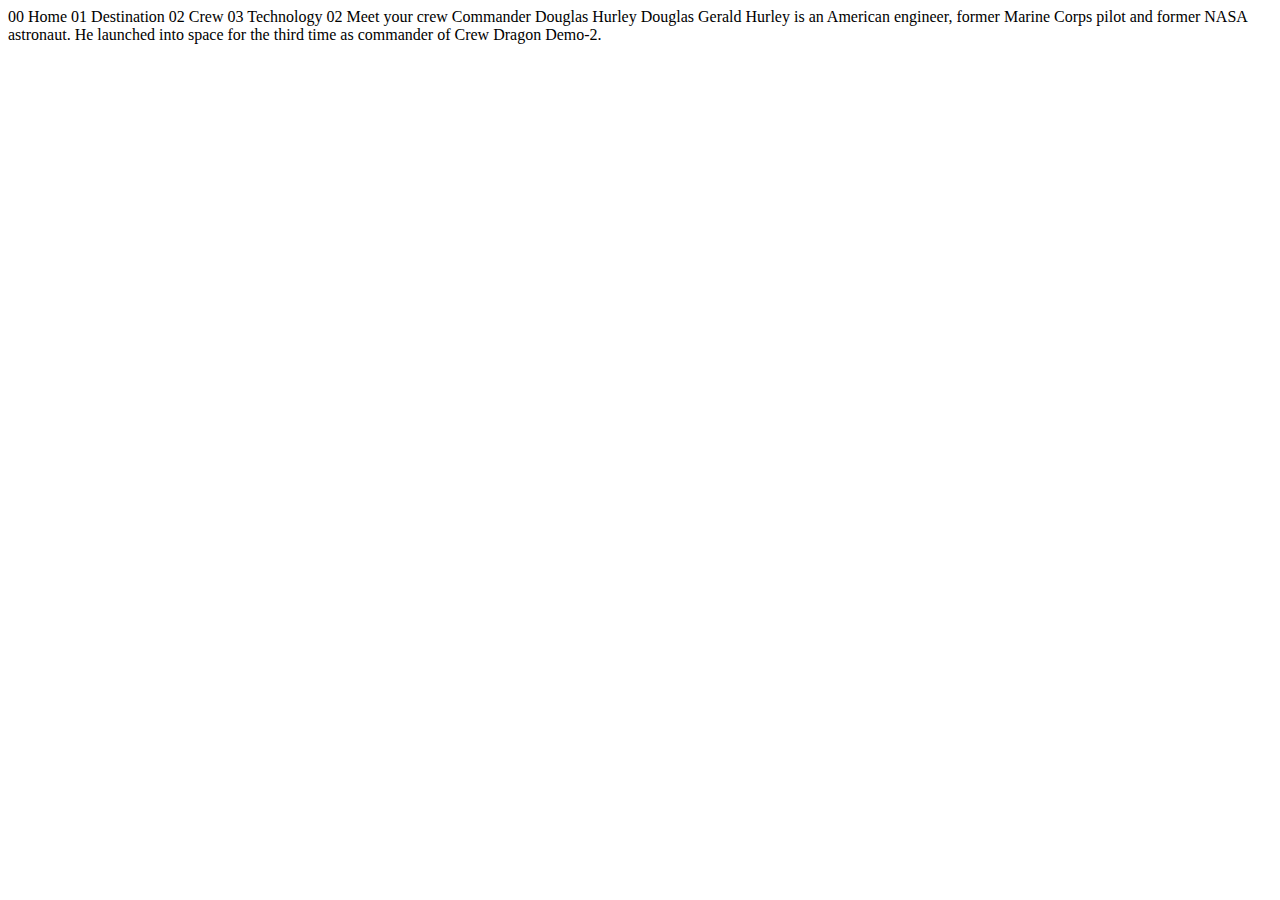
<file: starter-code/crew-commander.html>
<!DOCTYPE html>
<html lang="en">
<head>
  <meta charset="UTF-8">
  <meta name="viewport" content="width=device-width, initial-scale=1.0">

  <link rel="icon" type="image/png" sizes="32x32" href="./assets/favicon-32x32.png">
  
  <title>Frontend Mentor | Space tourism website</title>
</head>
<body>

  00 Home
  01 Destination
  02 Crew
  03 Technology

  02 Meet your crew

  Commander
  Douglas Hurley

  Douglas Gerald Hurley is an American engineer, former Marine Corps pilot 
  and former NASA astronaut. He launched into space for the third time as 
  commander of Crew Dragon Demo-2.
</body>
</html>
</file>
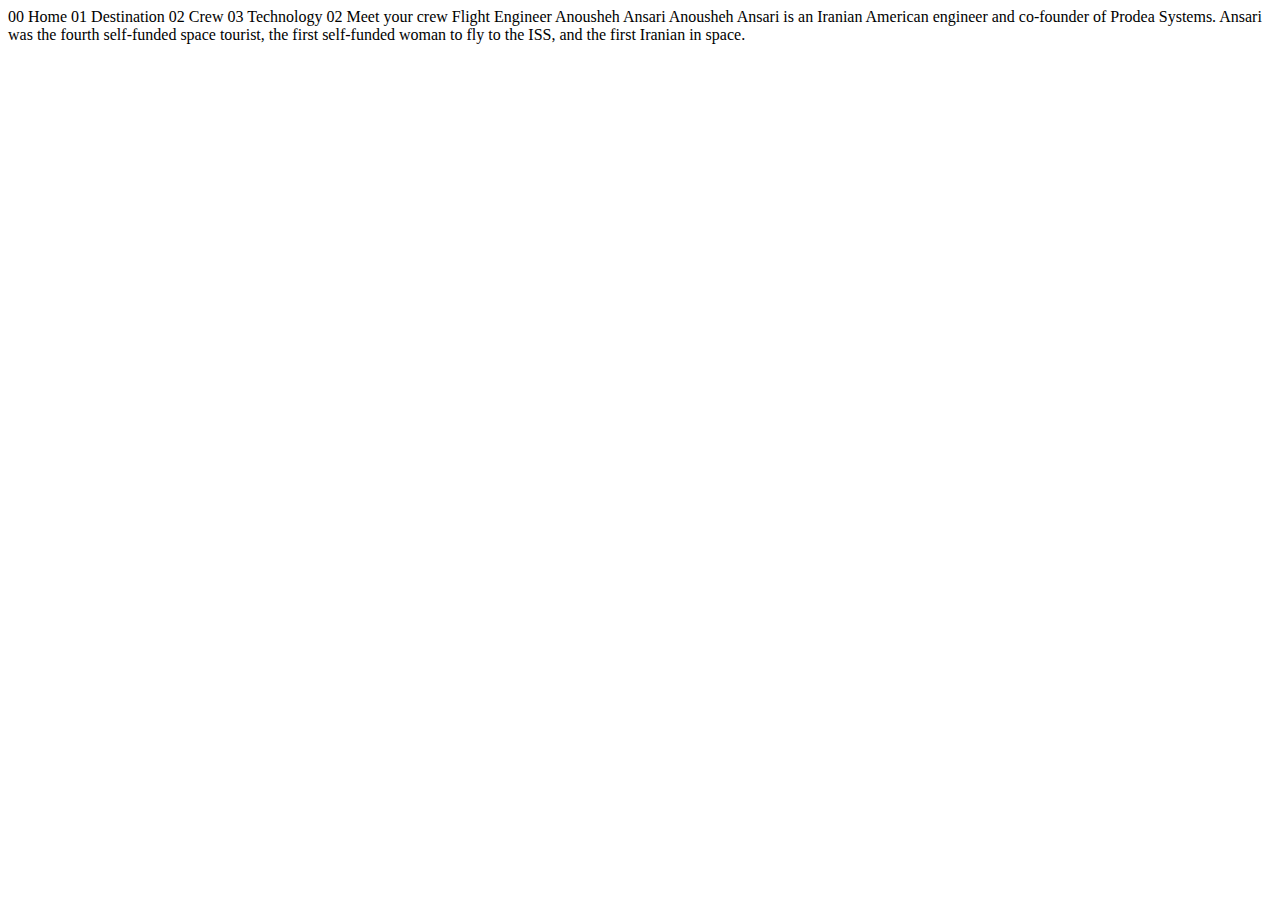
<file: starter-code/crew-engineer.html>
<!DOCTYPE html>
<html lang="en">
<head>
  <meta charset="UTF-8">
  <meta name="viewport" content="width=device-width, initial-scale=1.0">

  <link rel="icon" type="image/png" sizes="32x32" href="./assets/favicon-32x32.png">
  
  <title>Frontend Mentor | Space tourism website</title>
</head>
<body>

  00 Home
  01 Destination
  02 Crew
  03 Technology

  02 Meet your crew

  Flight Engineer
  Anousheh Ansari

  Anousheh Ansari is an Iranian American engineer and co-founder of Prodea Systems. 
  Ansari was the fourth self-funded space tourist, the first self-funded woman to 
  fly to the ISS, and the first Iranian in space. 
</body>
</html>
</file>
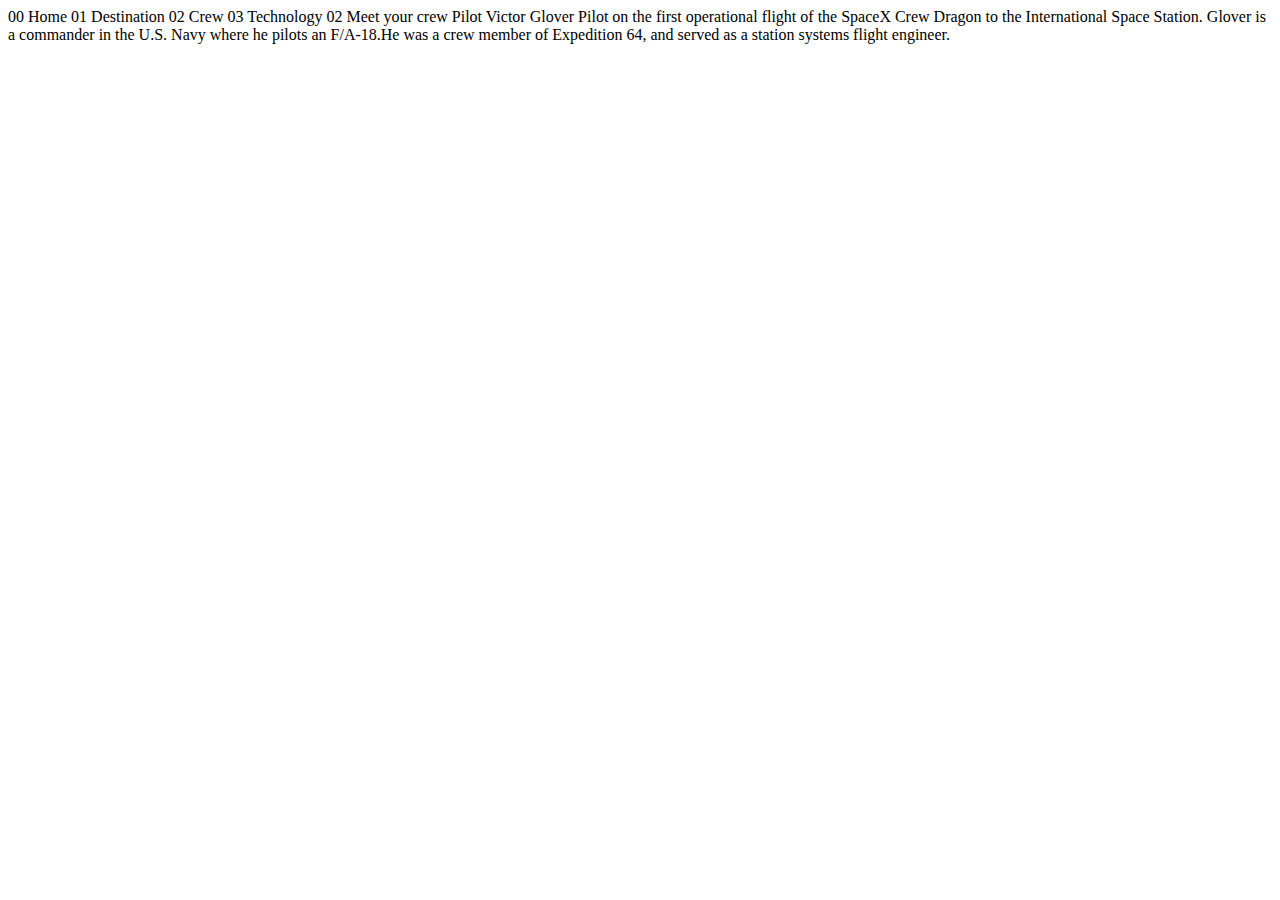
<file: starter-code/crew-pilot.html>
<!DOCTYPE html>
<html lang="en">
<head>
  <meta charset="UTF-8">
  <meta name="viewport" content="width=device-width, initial-scale=1.0">

  <link rel="icon" type="image/png" sizes="32x32" href="./assets/favicon-32x32.png">
  
  <title>Frontend Mentor | Space tourism website</title>
</head>
<body>

  00 Home
  01 Destination
  02 Crew
  03 Technology

  02 Meet your crew

  Pilot
  Victor Glover

  Pilot on the first operational flight of the SpaceX Crew Dragon to the 
  International Space Station. Glover is a commander in the U.S. Navy where 
  he pilots an F/A-18.He was a crew member of Expedition 64, and served as a 
  station systems flight engineer. 
</body>
</html>
</file>
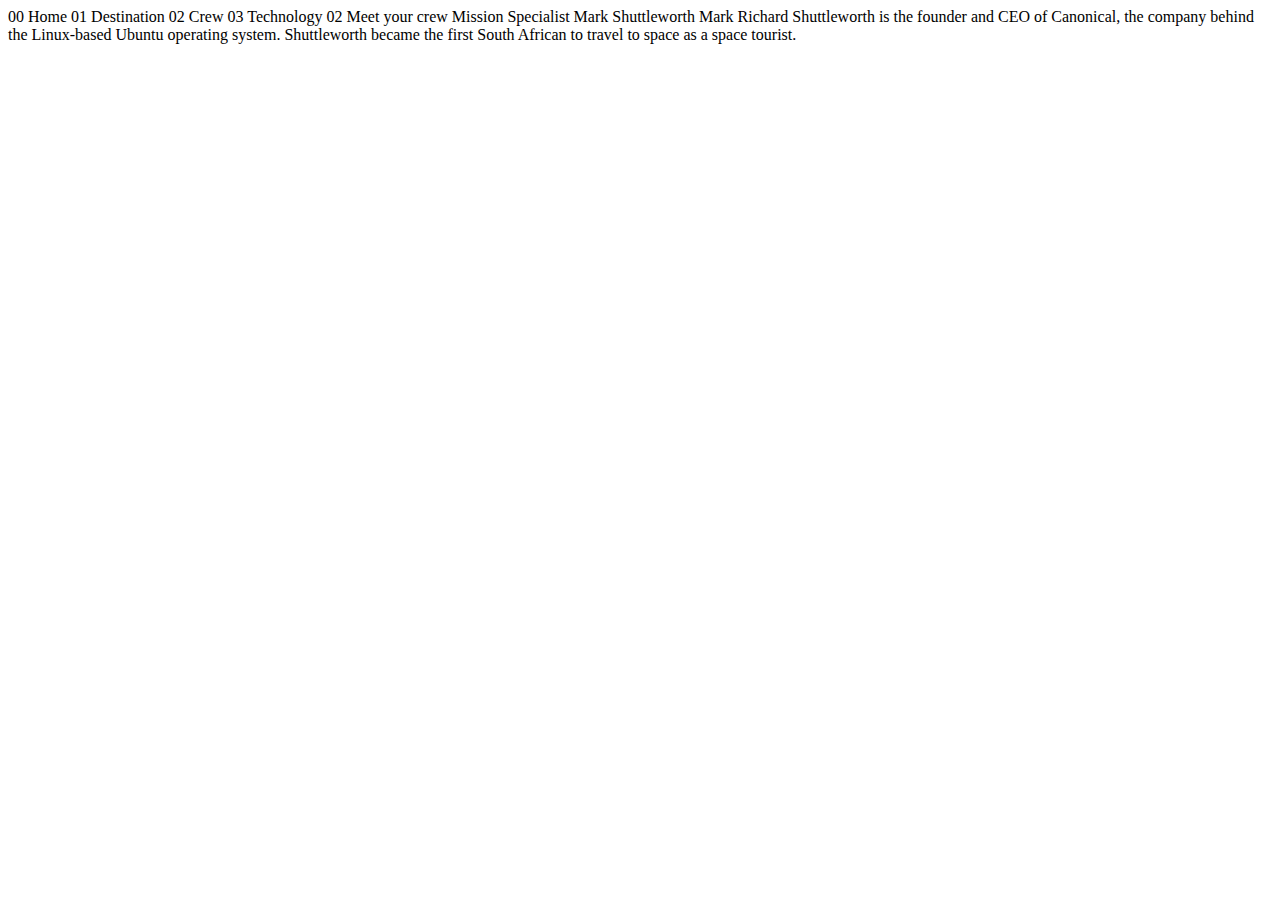
<file: starter-code/crew-specialist.html>
<!DOCTYPE html>
<html lang="en">
<head>
  <meta charset="UTF-8">
  <meta name="viewport" content="width=device-width, initial-scale=1.0">

  <link rel="icon" type="image/png" sizes="32x32" href="./assets/favicon-32x32.png">
  
  <title>Frontend Mentor | Space tourism website</title>
</head>
<body>

  00 Home
  01 Destination
  02 Crew
  03 Technology

  02 Meet your crew

  Mission Specialist
  Mark Shuttleworth

  Mark Richard Shuttleworth is the founder and CEO of Canonical, the company behind 
  the Linux-based Ubuntu operating system. Shuttleworth became the first South 
  African to travel to space as a space tourist.
</body>
</html>
</file>
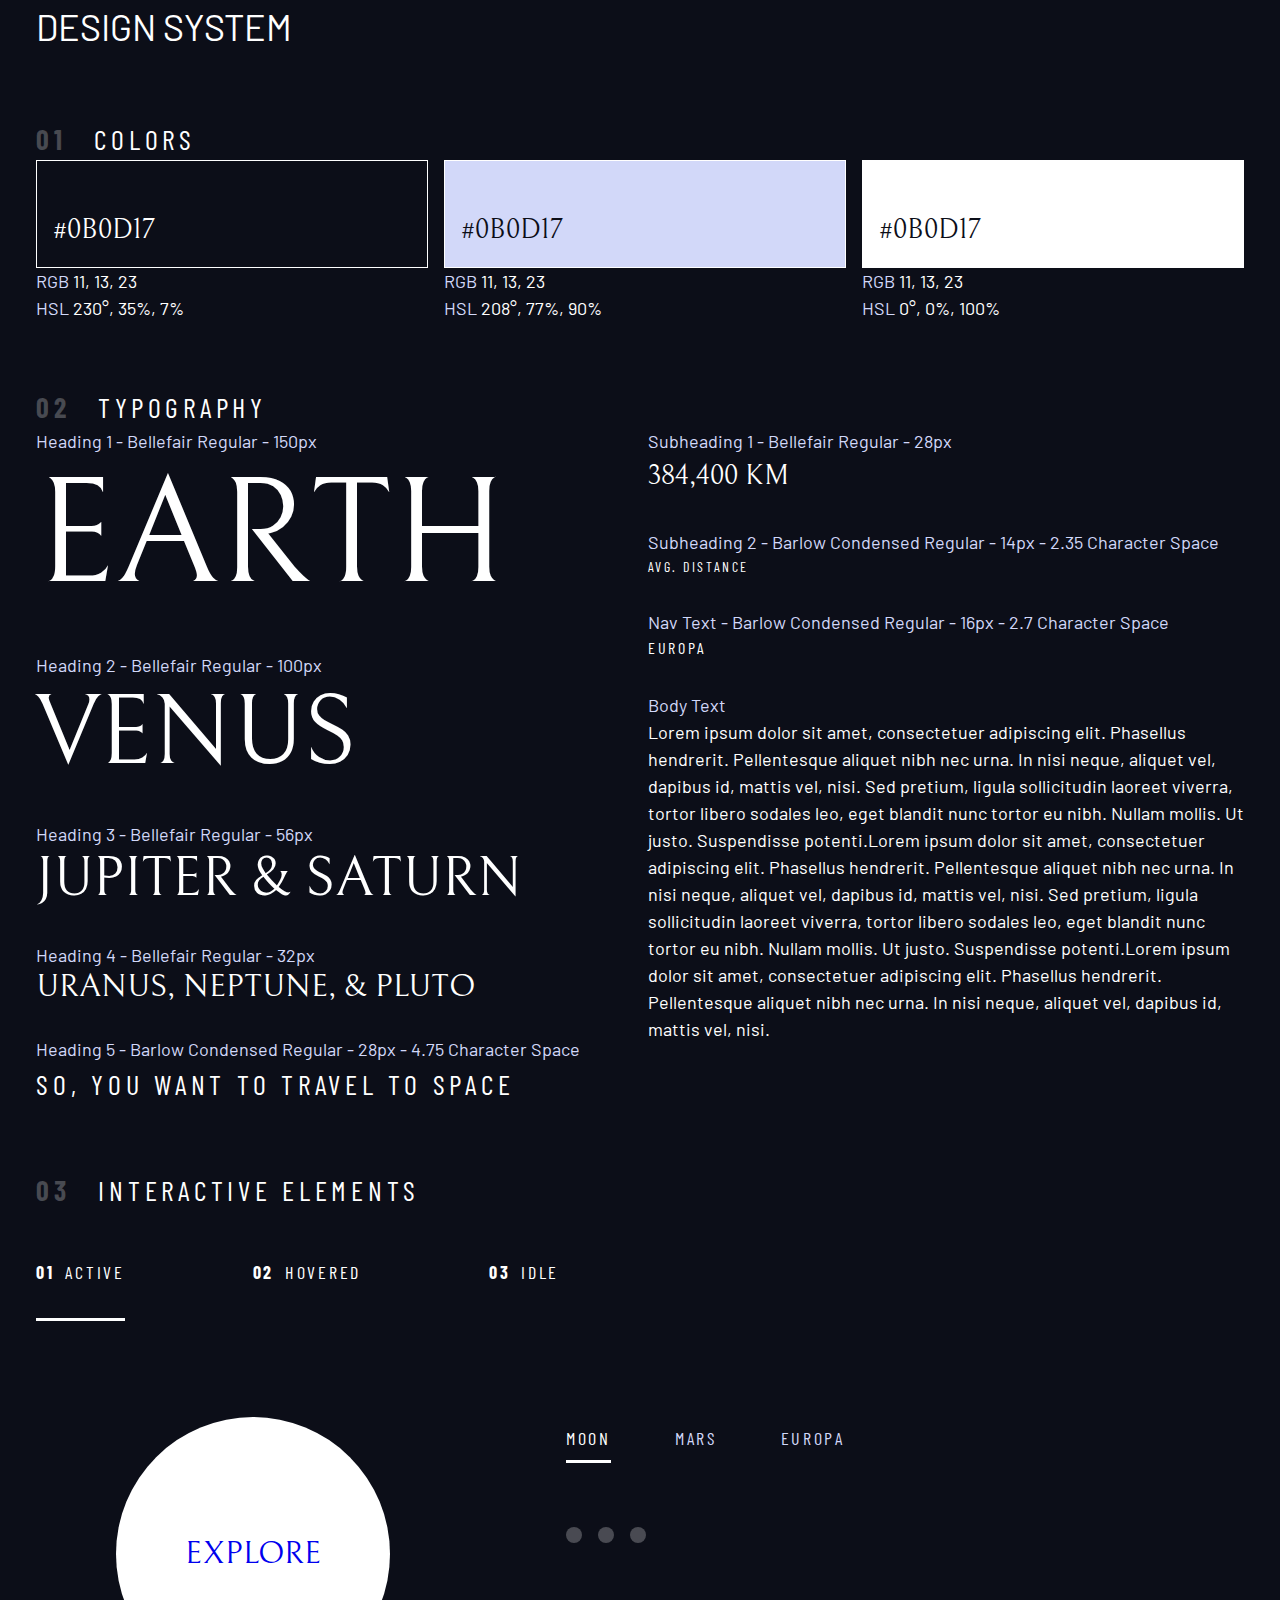
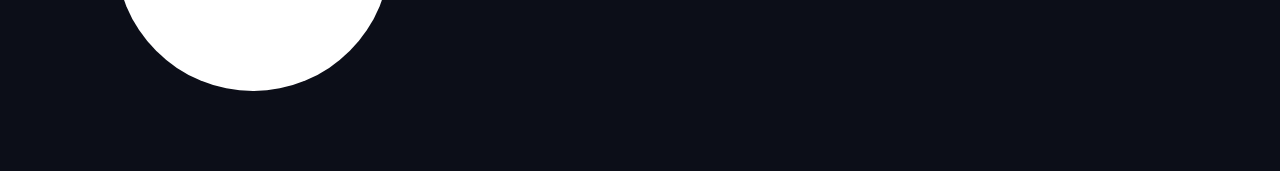
<file: starter-code/design-system.html>
<!DOCTYPE html>
<html>
  <head>
    <title>Design System</title>

    <!-- Google fonts -->
    <link rel="preconnect" href="https://fonts.googleapis.com" />
    <link rel="preconnect" href="https://fonts.gstatic.com" crossorigin />
    <link
      href="https://fonts.googleapis.com/css2?family=Barlow+Condensed:wght@400;700&family=Bellefair&family=Barlow:wght@400;700&display=swap"
      rel="stylesheet"
    />

    <link rel="stylesheet" type="text/css" media="screen" href="style.css" />
  </head>
  <body class="bg-dark text-white">
    <div class="container">
      <h1 class="uppercase">Design System</h1>

      <section id="colors" style="margin: 4rem 0">
        <h2 class="numbered-title"><span>01</span> colors</h2>

        <div class="flex">
          <div style="flex-grow: 1">
            <div
              class="bg-dark text-white ff-serif fs-5"
              style="padding: 3rem 1rem 1rem; border: 1px solid white"
            >
              #0B0D17
            </div>

            <p><span class="text-accent">RGB</span> 11, 13, 23</p>
            <p><span class="text-accent">HSL</span> 230°, 35%, 7%</p>
          </div>
          <div style="flex-grow: 1">
            <div>
              <div
                class="bg-accent text-dark ff-serif fs-5"
                style="padding: 3rem 1rem 1rem; border: 1px solid white"
              >
                #0B0D17
              </div>
              <p><span class="text-accent">RGB</span> 11, 13, 23</p>
              <p><span class="text-accent">HSL</span> 208°, 77%, 90%</p>
            </div>
          </div>
          <div style="flex-grow: 1">
            <div>
              <div
                class="bg-white text-dark ff-serif fs-5"
                style="padding: 3rem 1rem 1rem; border: 1px solid white"
              >
                #0B0D17
              </div>
              <p><span class="text-accent">RGB</span> 11, 13, 23</p>
              <p><span class="text-accent">HSL</span> 0°, 0%, 100%</p>
            </div>
          </div>
        </div>
      </section>

      <section id="typography" style="margin: 4rem 0">
        <h2 class="numbered-title"><span>02 </span>Typography</h2>
        <div class="flex">
          <div style="flex-basis: 100%; --flow-space: 2rem" class="flow">
            <div>
              <p class="text-accent">Heading 1 - Bellefair Regular - 150px</p>
              <p class="uppercase ff-serif fs-9">Earth</p>
            </div>
            <div>
              <p class="text-accent">Heading 2 - Bellefair Regular - 100px</p>
              <p class="uppercase ff-serif fs-8">Venus</p>
            </div>
            <div>
              <p class="text-accent">Heading 3 - Bellefair Regular - 56px</p>
              <p class="uppercase ff-serif fs-7">Jupiter & Saturn</p>
            </div>
            <div>
              <p class="text-accent">Heading 4 - Bellefair Regular - 32px</p>
              <p class="uppercase ff-serif fs-6">Uranus, Neptune, & Pluto</p>
            </div>
            <div>
              <p class="text-accent">
                Heading 5 - Barlow Condensed Regular - 28px - 4.75 Character
                Space
              </p>
              <p class="uppercase ff-sans-cond fs-5 letter-spacing-1">
                So, you want to travel to space
              </p>
            </div>
          </div>

          <div style="flex-basis: 100%; --flow-space: 2rem" class="flow">
            <div>
              <p class="text-accent">Subheading 1 - Bellefair Regular - 28px</p>
              <p class="uppercase ff-serif fs-5">384,400 km</p>
            </div>
            <div>
              <p class="text-accent">
                Subheading 2 - Barlow Condensed Regular - 14px - 2.35 Character
                Space
              </p>
              <p class="uppercase ff-sans-cond fs-2 letter-spacing-3">
                Avg. Distance
              </p>
            </div>
            <div>
              <p class="text-accent">
                Nav Text - Barlow Condensed Regular - 16px - 2.7 Character Space
              </p>
              <p class="uppercase ff-sans-cond fs-3 letter-spacing-2">Europa</p>
            </div>
            <div>
              <p class="text-accent">Body Text</p>
              <p>
                Lorem ipsum dolor sit amet, consectetuer adipiscing elit.
                Phasellus hendrerit. Pellentesque aliquet nibh nec urna. In nisi
                neque, aliquet vel, dapibus id, mattis vel, nisi. Sed pretium,
                ligula sollicitudin laoreet viverra, tortor libero sodales leo,
                eget blandit nunc tortor eu nibh. Nullam mollis. Ut justo.
                Suspendisse potenti.Lorem ipsum dolor sit amet, consectetuer
                adipiscing elit. Phasellus hendrerit. Pellentesque aliquet nibh
                nec urna. In nisi neque, aliquet vel, dapibus id, mattis vel,
                nisi. Sed pretium, ligula sollicitudin laoreet viverra, tortor
                libero sodales leo, eget blandit nunc tortor eu nibh. Nullam
                mollis. Ut justo. Suspendisse potenti.Lorem ipsum dolor sit
                amet, consectetuer adipiscing elit. Phasellus hendrerit.
                Pellentesque aliquet nibh nec urna. In nisi neque, aliquet vel,
                dapibus id, mattis vel, nisi.
              </p>
            </div>
          </div>
        </div>
      </section>

      <section class="flow" id="interactive-elements">
        <h2 class="numbered-title"><span>03</span> Interactive elements</h2>

        <!-- navigation -->
        <div>
          <nav>
            <ul class="primary-navigation underline-indicators flex">
              <li class="active">
                <a
                  class="ff-sans-cond text-white uppercase letter-spacing-2"
                  href="#"
                  ><span>01</span>Active</a
                >
              </li>
              <li>
                <a
                  class="ff-sans-cond text-white uppercase letter-spacing-2"
                  href="#"
                  ><span>02</span>Hovered</a
                >
              </li>
              <li>
                <a
                  class="ff-sans-cond text-white uppercase letter-spacing-2"
                  href="#"
                  ><span>03</span>Idle</a
                >
              </li>
            </ul>
          </nav>
        </div>

        <div class="flex">
          <div style="margin: 5rem">
            <!-- explore button -->
            <a href="#" class="large-button uppercase ff-serif fs-6 bg-white"
              >Explore</a
            >
          </div>

          <div class="flow" style="margin: 5rem; --flow-space: 4rem">
            <!-- Tabs -->
            <div class="tab-list underline-indicators flex">
              <button
                aria-selected="true"
                class="uppercase bg-dark text-accent ff-sans-cond letter-spacing-2"
              >
                Moon</button
              ><button
                aria-selected="false"
                class="uppercase bg-dark text-accent ff-sans-cond letter-spacing-2"
              >
                Mars</button
              ><button
                aria-selected="false"
                class="uppercase bg-dark text-accent ff-sans-cond letter-spacing-2"
              >
                Europa
              </button>
            </div>
            <!-- Dots -->
            <div class="dot-indicators flex">
              <button aria-selected="true">
                <span class="sr-only">Slide title</span></button
              ><button aria-selected="false">
                <span class="sr-only">Slide title</span></button
              ><button aria-selected="false">
                <span class="sr-only">Slide title</span>
              </button>
            </div>
            <!-- Numbers -->
          </div>
        </div>
      </section>
    </div>
  </body>
</html>
</file>
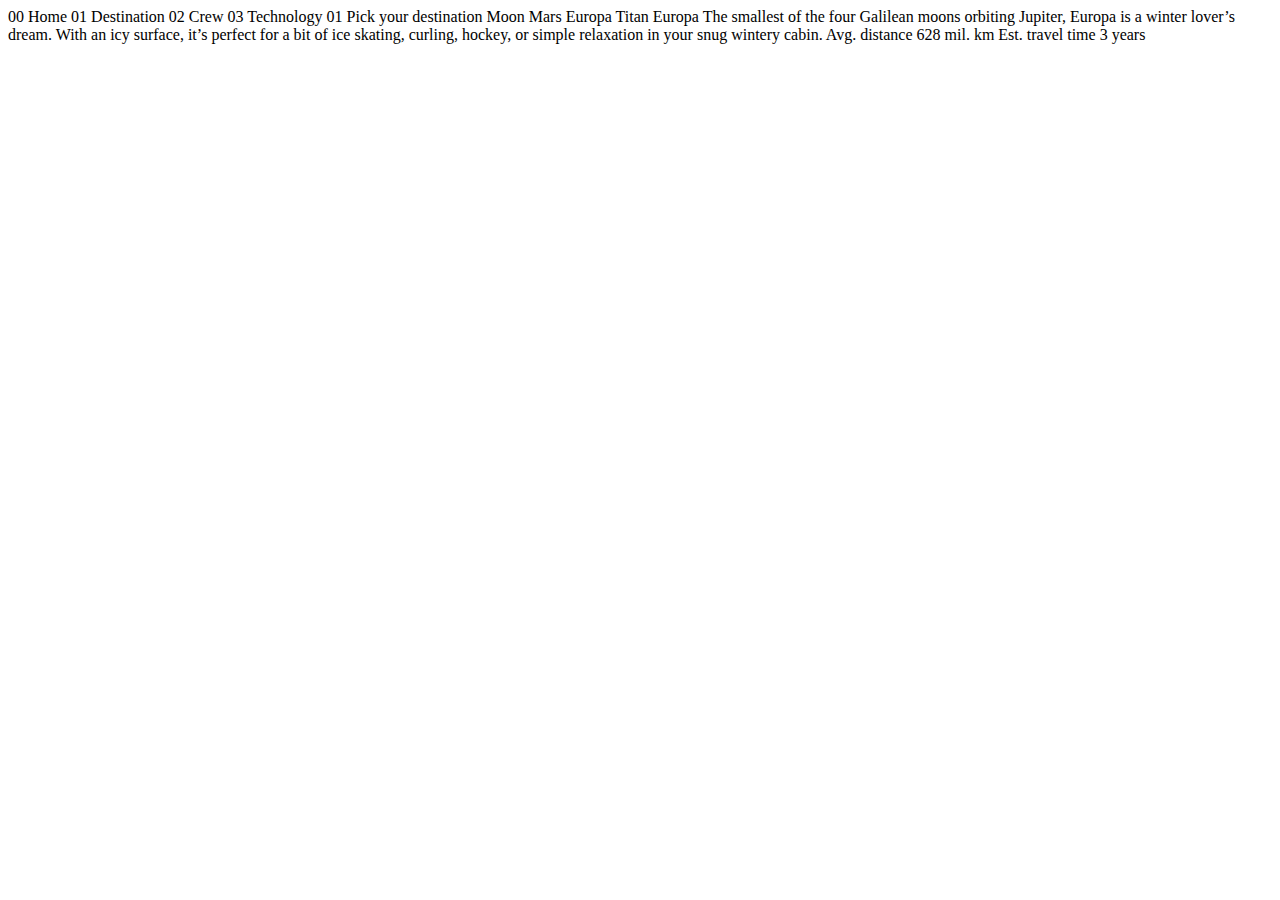
<file: starter-code/destination-europa.html>
<!DOCTYPE html>
<html lang="en">
<head>
  <meta charset="UTF-8">
  <meta name="viewport" content="width=device-width, initial-scale=1.0">

  <link rel="icon" type="image/png" sizes="32x32" href="./assets/favicon-32x32.png">
  
  <title>Frontend Mentor | Space tourism website</title>
</head>
<body>

  00 Home
  01 Destination
  02 Crew
  03 Technology

  01 Pick your destination

  Moon
  Mars
  Europa
  Titan

  Europa

  The smallest of the four Galilean moons orbiting Jupiter, Europa is a 
  winter lover’s dream. With an icy surface, it’s perfect for a bit of 
  ice skating, curling, hockey, or simple relaxation in your snug 
  wintery cabin.

  Avg. distance
  628 mil. km

  Est. travel time
  3 years
</body>
</html>
</file>
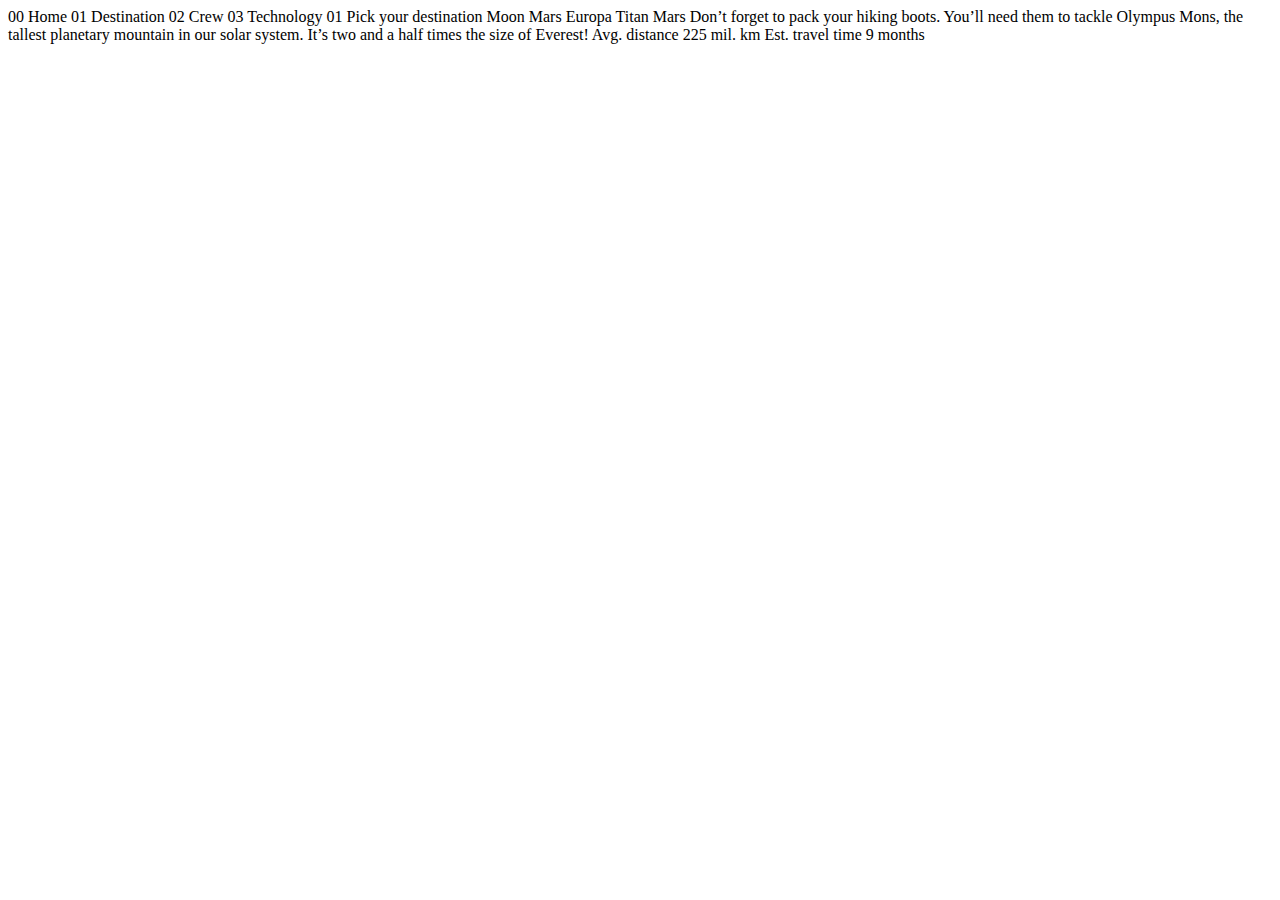
<file: starter-code/destination-mars.html>
<!DOCTYPE html>
<html lang="en">
<head>
  <meta charset="UTF-8">
  <meta name="viewport" content="width=device-width, initial-scale=1.0">

  <link rel="icon" type="image/png" sizes="32x32" href="./assets/favicon-32x32.png">
  
  <title>Frontend Mentor | Space tourism website</title>
</head>
<body>

  00 Home
  01 Destination
  02 Crew
  03 Technology

  01 Pick your destination

  Moon
  Mars
  Europa
  Titan

  Mars

  Don’t forget to pack your hiking boots. You’ll need them to tackle Olympus Mons, 
  the tallest planetary mountain in our solar system. It’s two and a half times 
  the size of Everest!

  Avg. distance
  225 mil. km

  Est. travel time
  9 months
</body>
</html>
</file>
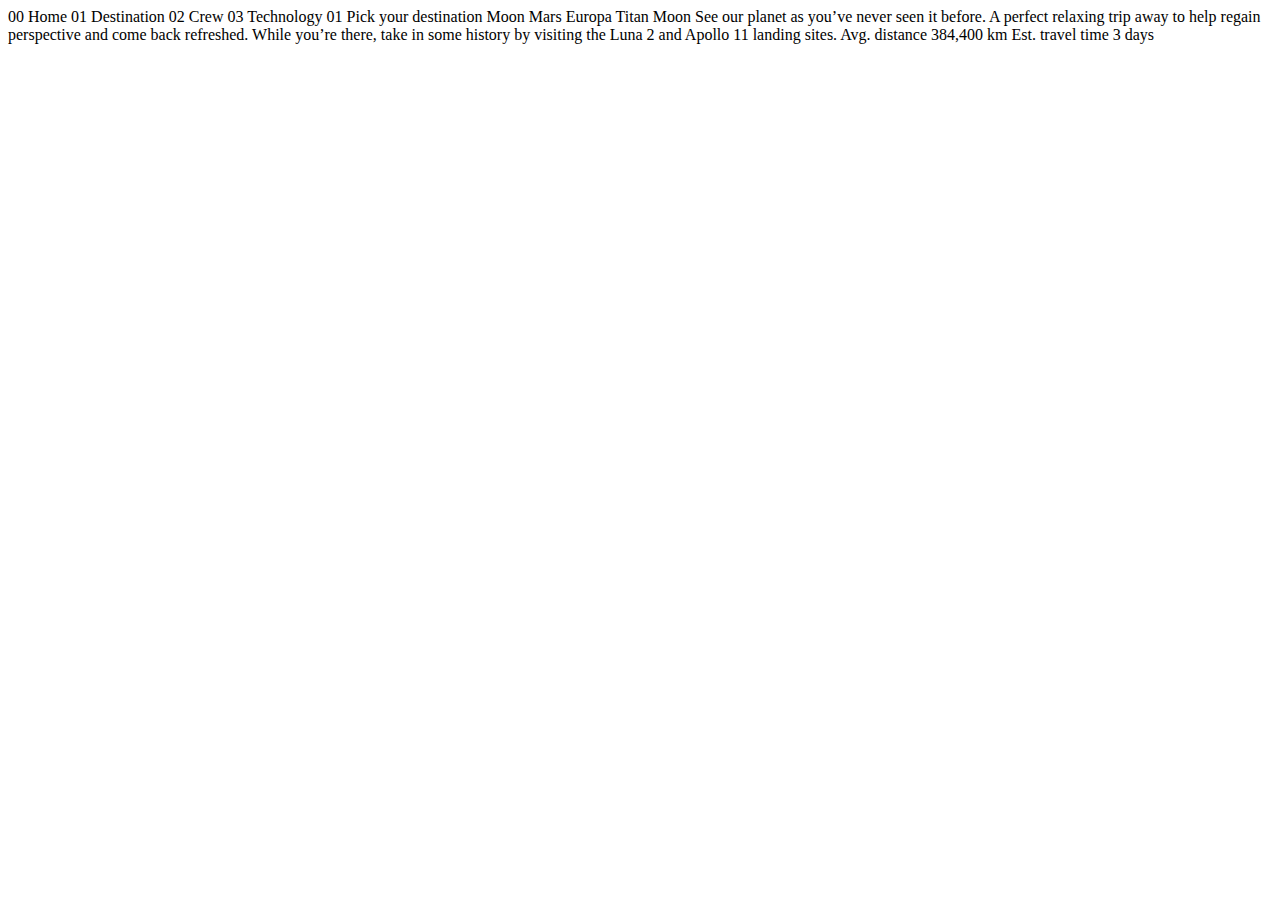
<file: starter-code/destination-moon.html>
<!DOCTYPE html>
<html lang="en">
<head>
  <meta charset="UTF-8">
  <meta name="viewport" content="width=device-width, initial-scale=1.0">

  <link rel="icon" type="image/png" sizes="32x32" href="./assets/favicon-32x32.png">
  
  <title>Frontend Mentor | Space tourism website</title>
</head>
<body>

  00 Home
  01 Destination
  02 Crew
  03 Technology

  01 Pick your destination

  Moon
  Mars
  Europa
  Titan

  Moon

  See our planet as you’ve never seen it before. A perfect relaxing trip away to help 
  regain perspective and come back refreshed. While you’re there, take in some history 
  by visiting the Luna 2 and Apollo 11 landing sites.

  Avg. distance
  384,400 km

  Est. travel time
  3 days
</body>
</html>
</file>
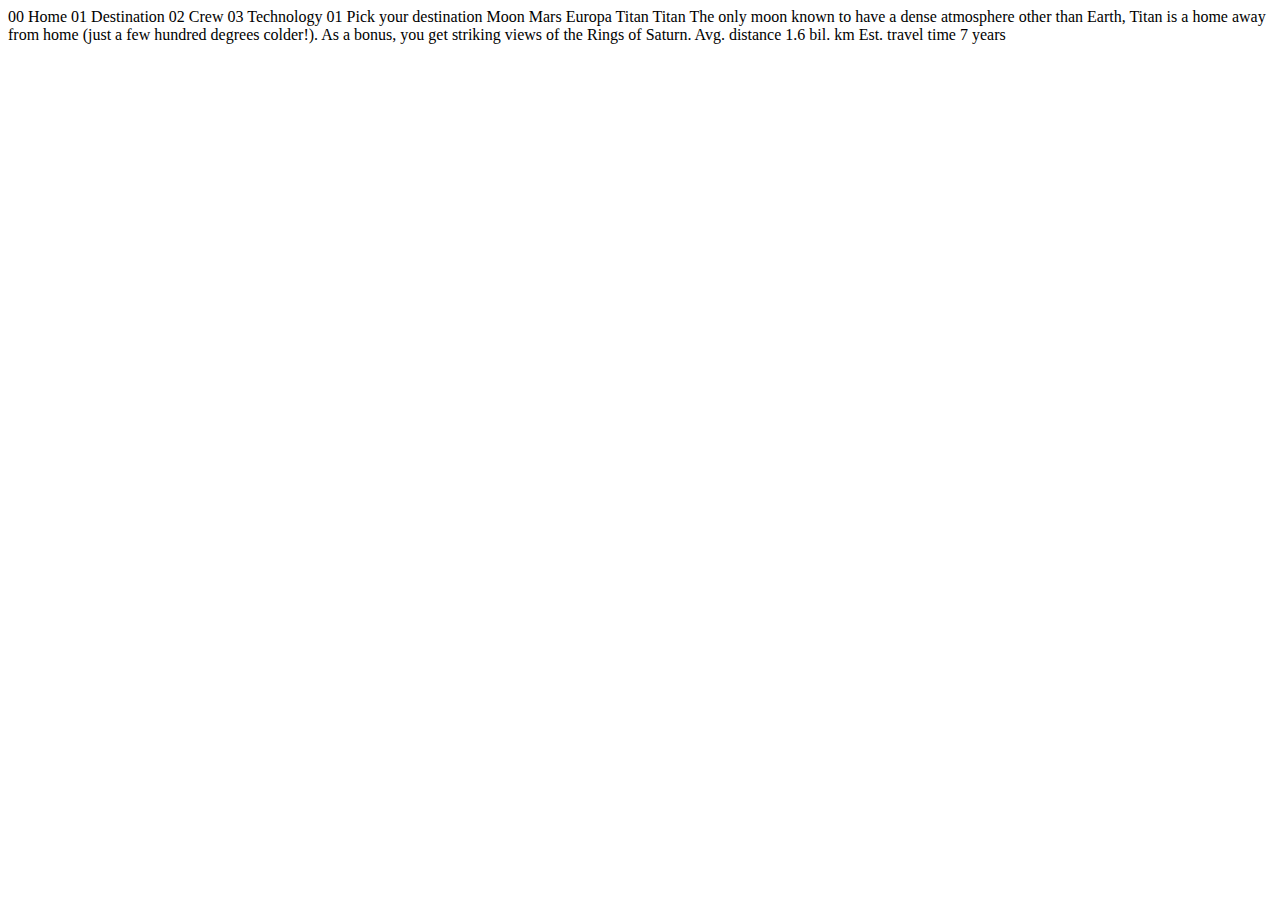
<file: starter-code/destination-titan.html>
<!DOCTYPE html>
<html lang="en">
<head>
  <meta charset="UTF-8">
  <meta name="viewport" content="width=device-width, initial-scale=1.0">

  <link rel="icon" type="image/png" sizes="32x32" href="./assets/favicon-32x32.png">
  
  <title>Frontend Mentor | Space tourism website</title>
</head>
<body>

  00 Home
  01 Destination
  02 Crew
  03 Technology

  01 Pick your destination

  Moon
  Mars
  Europa
  Titan

  Titan

  The only moon known to have a dense atmosphere other than Earth, Titan 
  is a home away from home (just a few hundred degrees colder!). As a 
  bonus, you get striking views of the Rings of Saturn.

  Avg. distance
  1.6 bil. km

  Est. travel time
  7 years
</body>
</html>
</file>
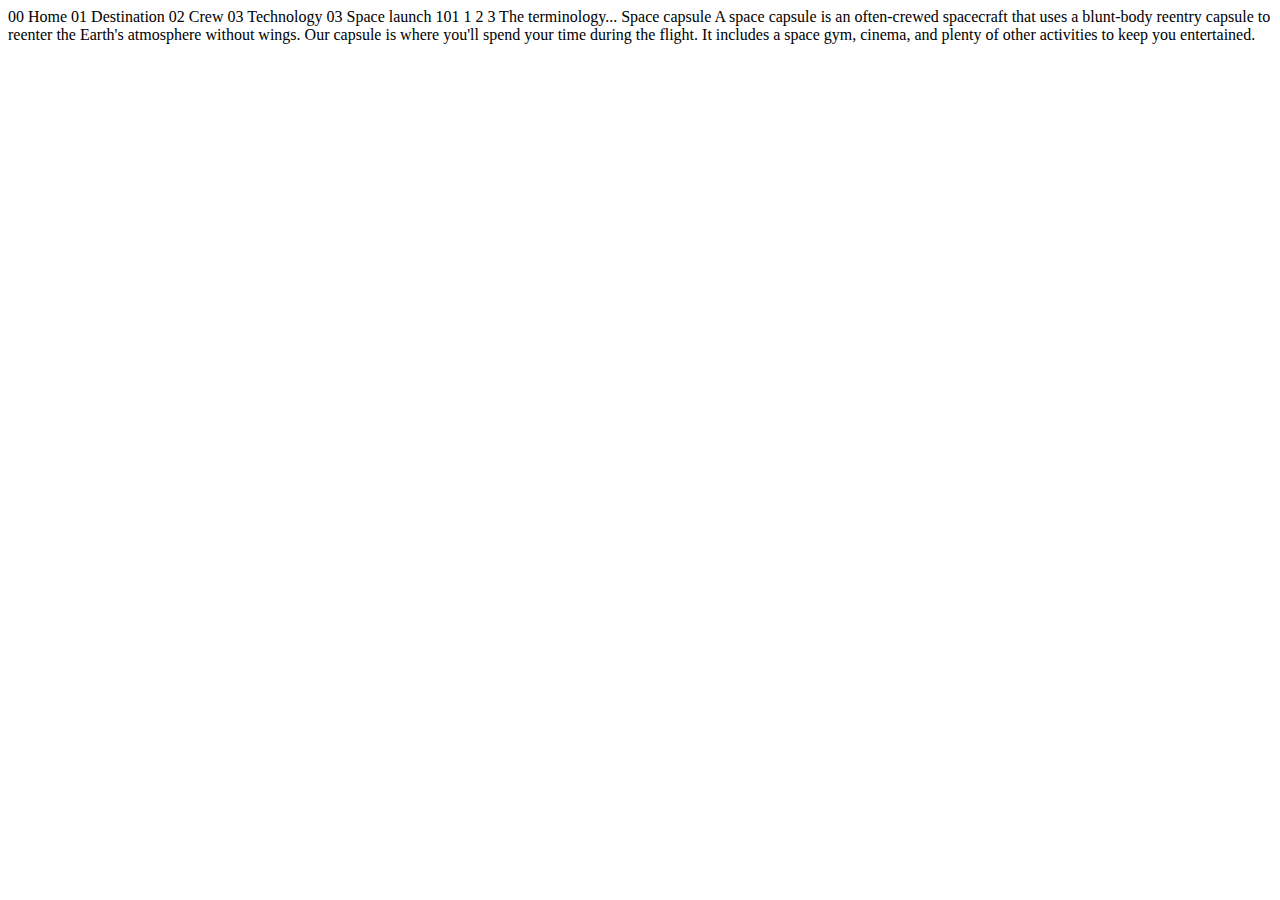
<file: starter-code/technology-capsule.html>
<!DOCTYPE html>
<html lang="en">
<head>
  <meta charset="UTF-8">
  <meta name="viewport" content="width=device-width, initial-scale=1.0">

  <link rel="icon" type="image/png" sizes="32x32" href="./assets/favicon-32x32.png">
  
  <title>Frontend Mentor | Space tourism website</title>
</head>
<body>

  00 Home
  01 Destination
  02 Crew
  03 Technology

  03 Space launch 101

  1
  2
  3

  The terminology...
  Space capsule

  A space capsule is an often-crewed spacecraft that uses a blunt-body reentry 
  capsule to reenter the Earth's atmosphere without wings. Our capsule is where 
  you'll spend your time during the flight. It includes a space gym, cinema, 
  and plenty of other activities to keep you entertained.
</body>
</html>
</file>
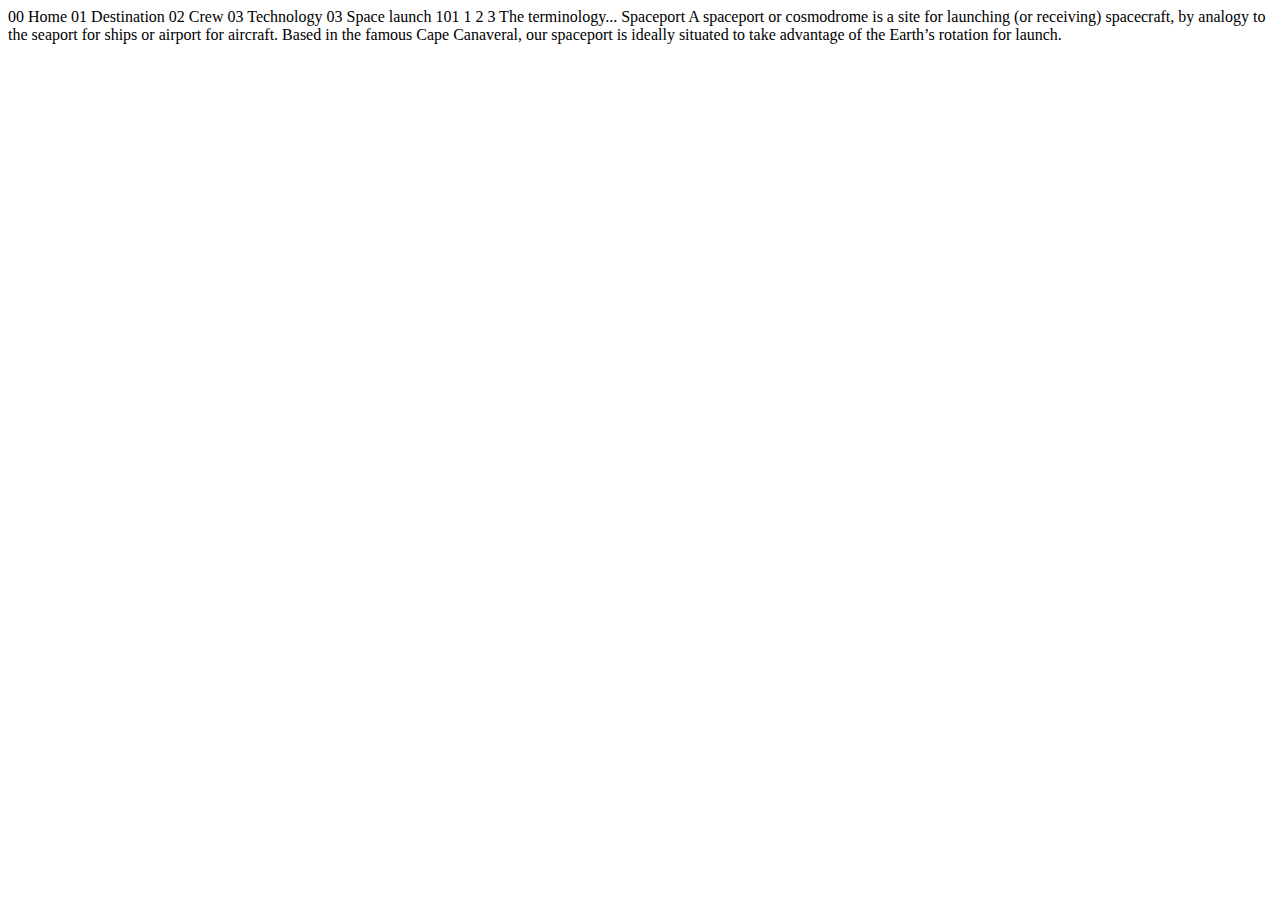
<file: starter-code/technology-spaceport.html>
<!DOCTYPE html>
<html lang="en">
<head>
  <meta charset="UTF-8">
  <meta name="viewport" content="width=device-width, initial-scale=1.0">

  <link rel="icon" type="image/png" sizes="32x32" href="./assets/favicon-32x32.png">
  
  <title>Frontend Mentor | Space tourism website</title>
</head>
<body>

  00 Home
  01 Destination
  02 Crew
  03 Technology

  03 Space launch 101

  1
  2
  3

  The terminology...
  Spaceport

  A spaceport or cosmodrome is a site for launching (or receiving) spacecraft, 
  by analogy to the seaport for ships or airport for aircraft. Based in the 
  famous Cape Canaveral, our spaceport is ideally situated to take advantage 
  of the Earth’s rotation for launch.
</body>
</html>
</file>
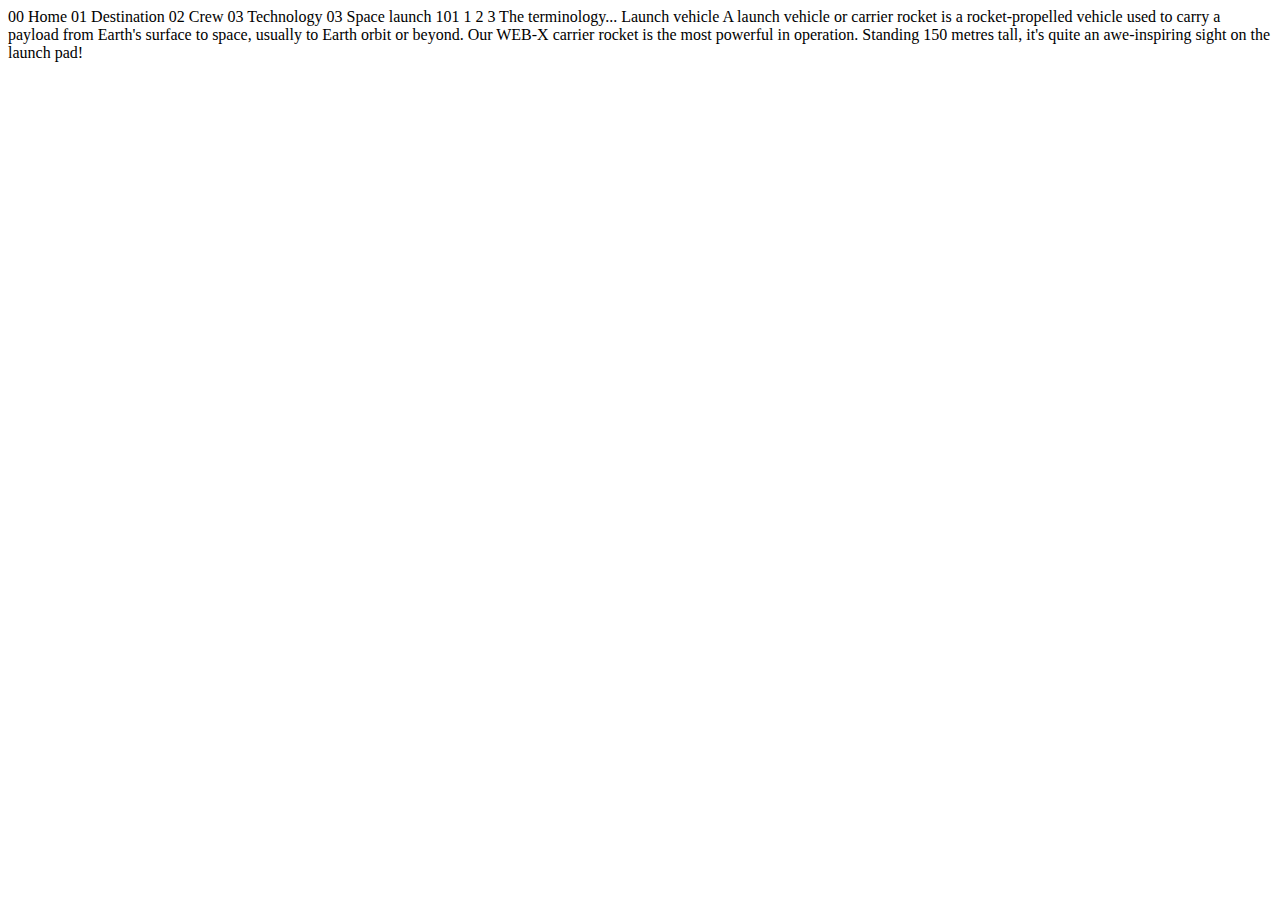
<file: starter-code/technology-vehicle.html>
<!DOCTYPE html>
<html lang="en">
<head>
  <meta charset="UTF-8">
  <meta name="viewport" content="width=device-width, initial-scale=1.0">

  <link rel="icon" type="image/png" sizes="32x32" href="./assets/favicon-32x32.png">
  
  <title>Frontend Mentor | Space tourism website</title>
</head>
<body>

  00 Home
  01 Destination
  02 Crew
  03 Technology

  03 Space launch 101

  1
  2
  3

  The terminology...
  Launch vehicle

  A launch vehicle or carrier rocket is a rocket-propelled vehicle used to carry a 
  payload from Earth's surface to space, usually to Earth orbit or beyond. Our 
  WEB-X carrier rocket is the most powerful in operation. Standing 150 metres tall, 
  it's quite an awe-inspiring sight on the launch pad!
</body>
</html>
</file>
<file: starter-code/style.css>
/* ------------------- */
/* Custom properties   */
/* ------------------- */

:root {
  /* colors */
  --clr-dark: 230 35% 7%;
  --clr-light: 231 77% 90%;
  --clr-white: 0 0% 100%;

  /* font-sizes */
  --fs-9: 9.375rem;
  --fs-8: 6.25rem;
  --fs-7: 3.5rem;
  --fs-6: 2rem;
  --fs-5: 1.75rem;
  --fs-4: 1.125rem;
  --fs-3: 1rem;
  --fs-2: 0.875rem;

  /* font-families */
  --ff-serif: "Bellefair", serif;
  --ff-sans-cond: "Barlow Condensed", sans-serif;
  --ff-sans-normal: "Barlow", sans-serif;
}

/* ------------------- */
/* Reset               */
/* ------------------- */

/* https://piccalil.li/blog/a-modern-css-reset/ */

/* Box sizing */
*,
*::before,
*::after {
  box-sizing: border-box;
}

/* Reset margins */
body,
h1,
h2,
h3,
h4,
h5,
p,
figure,
picture {
  margin: 0;
}

h1,
h2,
h3,
h4,
h5,
h6,
p {
  font-weight: 400;
}

/* set up the body */
body {
  font-family: var(--ff-sans-normal);
  font-size: var(--fs-4);
  color: hsl(var(--clr-dark));
  background-color: hsl(var(--clr-dark));
  line-height: 1.5;
  min-height: 100vh;
}

/* make images easier to work with */
img,
picutre {
  max-width: 100%;
  display: block;
}

/* make form elements easier to work with */
input,
button,
textarea,
select {
  font: inherit;
}

/* remove animations for people who've turned them off */
@media (prefers-reduced-motion: reduce) {
  *,
  *::before,
  *::after {
    animation-duration: 0.01ms !important;
    animation-iteration-count: 1 !important;
    transition-duration: 0.01ms !important;
    scroll-behavior: auto !important;
  }
}

/* ------------------- */
/* Utility classes     */
/* ------------------- */

/* general */

.flex {
  display: flex;
  gap: var(--gap, 1rem);
}

.grid {
  display: grid;
  gap: var(--gap, 1rem);
}

.flow > *:where(:not(:first-child)) {
  margin-top: var(--flow-space, 1rem);
  /* outline: 1px solid red; */
}

.container {
  padding-inline: 2em;
  margin-inline: auto;
  max-width: 80rem;
}

.sr-only {
  position: absolute;
  width: 1px;
  height: 1px;
  padding: 0;
  margin: -1px;
  overflow: hidden;
  clip: rect(0, 0, 0, 0);
  white-space: nowrap; /* added line */
  border: 0;
}

/* colors */

.bg-dark {
  background-color: hsl(var(--clr-dark));
}
.bg-accent {
  background-color: hsl(var(--clr-light));
}
.bg-white {
  background-color: hsl(var(--clr-white));
}

.text-dark {
  color: hsl(var(--clr-dark));
}
.text-accent {
  color: hsl(var(--clr-light));
}
.text-white {
  color: hsl(var(--clr-white));
}

/* typography */

.ff-serif {
  font-family: var(--ff-serif);
}
.ff-sans-cond {
  font-family: var(--ff-sans-cond);
}
.ff-sans-normal {
  font-family: var(--ff-sans-normal);
}

.letter-spacing-1 {
  letter-spacing: 4.75px;
}
.letter-spacing-2 {
  letter-spacing: 2.7px;
}
.letter-spacing-3 {
  letter-spacing: 2.35px;
}

.uppercase {
  text-transform: uppercase;
}

.fs-9 {
  font-size: var(--fs-9);
}
.fs-8 {
  font-size: var(--fs-8);
}
.fs-7 {
  font-size: var(--fs-7);
}
.fs-6 {
  font-size: var(--fs-6);
}
.fs-5 {
  font-size: var(--fs-5);
}
.fs-4 {
  font-size: var(--fs-4);
}
.fs-3 {
  font-size: var(--fs-3);
}
.fs-2 {
  font-size: var(--fs-2);
}

.fs-9,
.fs-8,
.fs-7,
.fs-6 {
  line-height: 1.1;
}

.numbered-title {
  display: inline-flex;
  padding-right: 0.3125rem;
  align-items: flex-start;
  gap: 1.75rem;

  font-family: var(--ff-sans-cond);
  font-size: var(--fs-5);
  letter-spacing: 0.29531rem;
  text-transform: uppercase;
}

.numbered-title span {
  color: hsl(var(--clr-white) / 0.25);
  font-weight: 700;
}

/* ------------------- */
/* Components   */
/* ------------------- */

.large-button {
  position: relative;
  z-index: 1;
  display: grid;
  place-items: center;
  height: 17.125rem;
  aspect-ratio: 1;
  border-radius: 50%;
  text-decoration: none;
}

.large-button::after {
  content: "";
  position: absolute;
  z-index: -1;
  width: 100%;
  height: 100%;
  border-radius: 50%;
  background-color: hsl(var(--clr-white) / 0.1036);
  opacity: 0;
  transition: opacity 400ms linear, 400ms ease-in-out;
}

.large-button:hover::after,
.large-button:focus::after {
  opacity: 1;
  transform: scale(1.5);
}

.primary-navigation {
  --gap: 8rem;
  --underline-gap: 2rem;
  list-style: none;
  padding: 0;
  margin: 0;
}

.primary-navigation a {
  text-decoration: none;
}

.primary-navigation a > span {
  font-weight: 700;
  margin-right: 0.6875rem;
}

.underline-indicators > * {
  padding: var(--underline-gap, 1rem) 0;
  border: 0;
  border-bottom: 0.2rem solid hsl(var(--clr-white) / 0);
  cursor: pointer;
}

.underline-indicators > *:hover {
  border-color: hsl(var(--clr-white) / 0.25);
}

.underline-indicators > .active,
.underline-indicators > [aria-selected="true"] {
  border-color: hsl(var(--clr-white) / 1);
  color: hsl(var(--clr-white));
}

.tab-list {
  --gap: 4rem;
}

.tab-list > * {
  --underline-gap: 0.5rem;
}

.dot-indicators > * {
  cursor: pointer;
  border: 0;
  border-radius: 50%;
  height: 1rem;
  aspect-ratio: 1;
  background-color: hsl(var(--clr-white) / 0.25);
}

.dot-indicators > *:hover,
.dot-indicators > *:focus {
  background-color: hsl(var(--clr-white) / 0.5);
}
</file>
